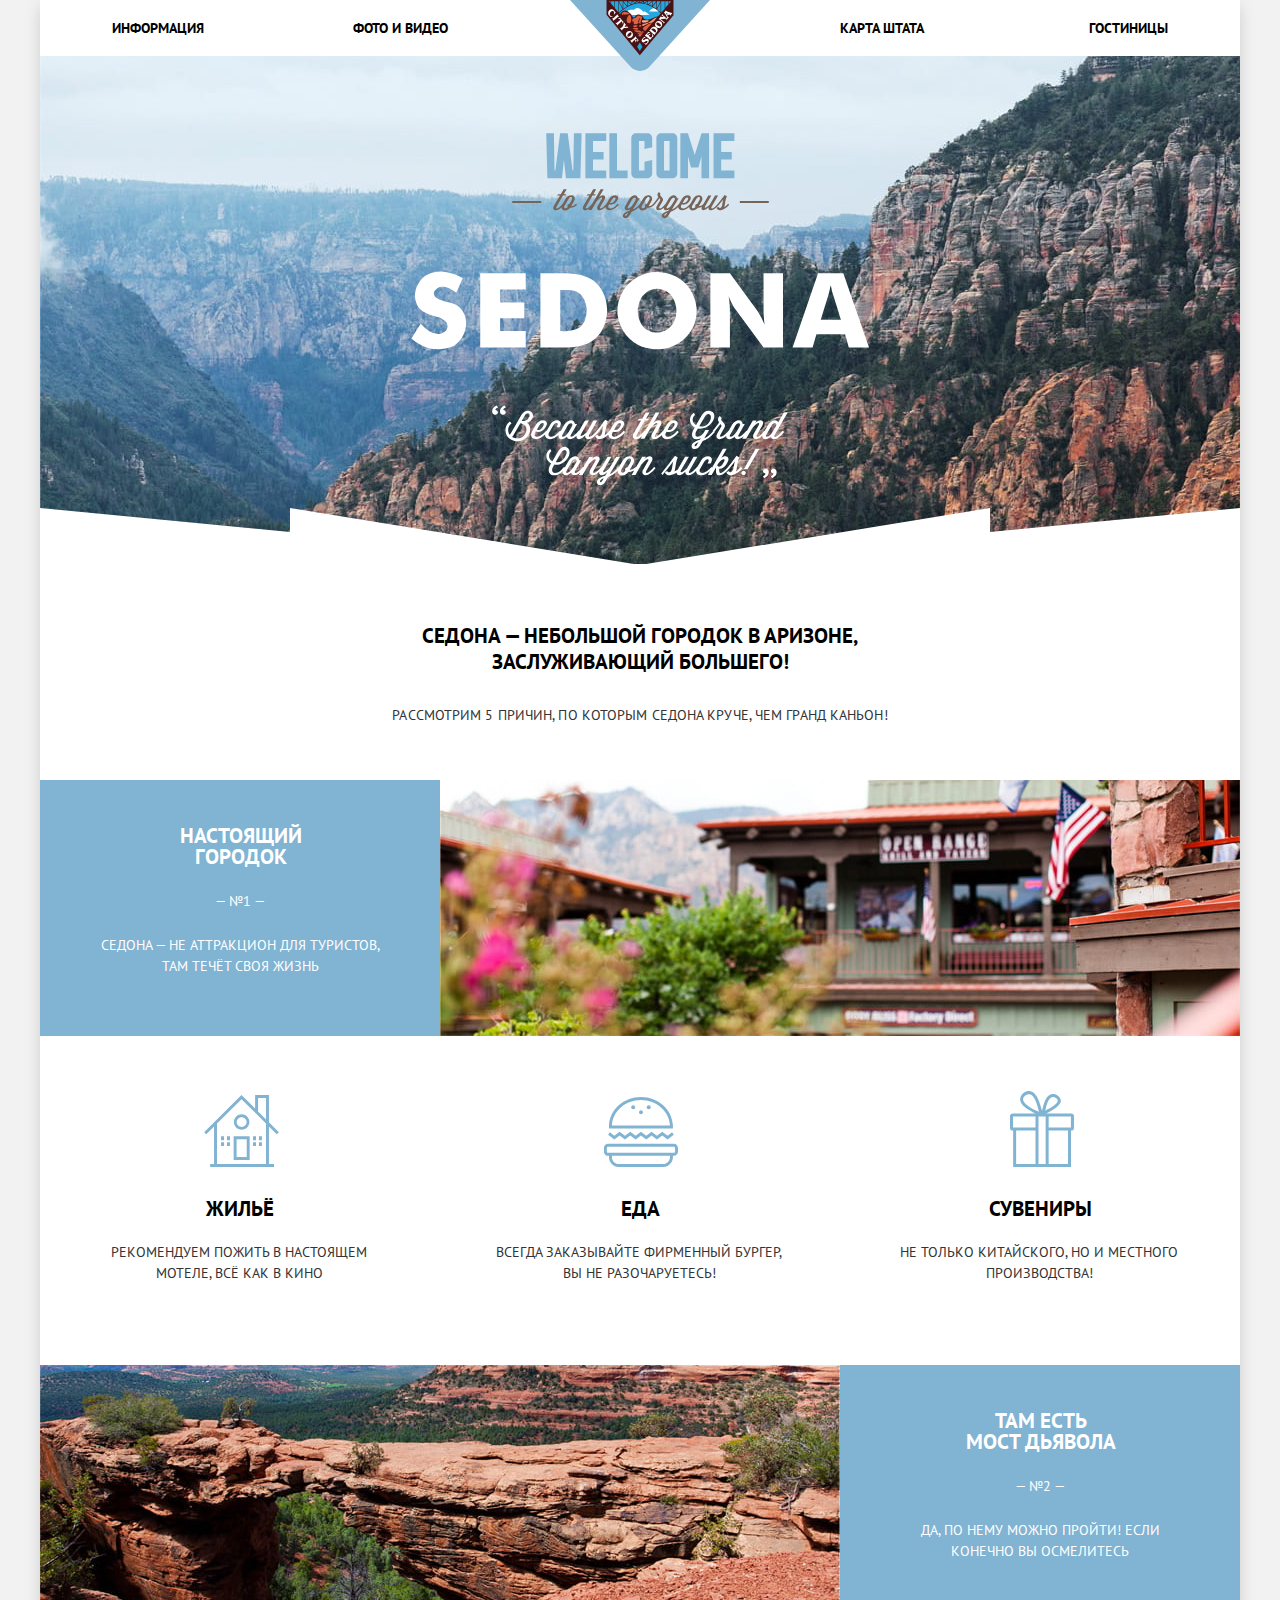
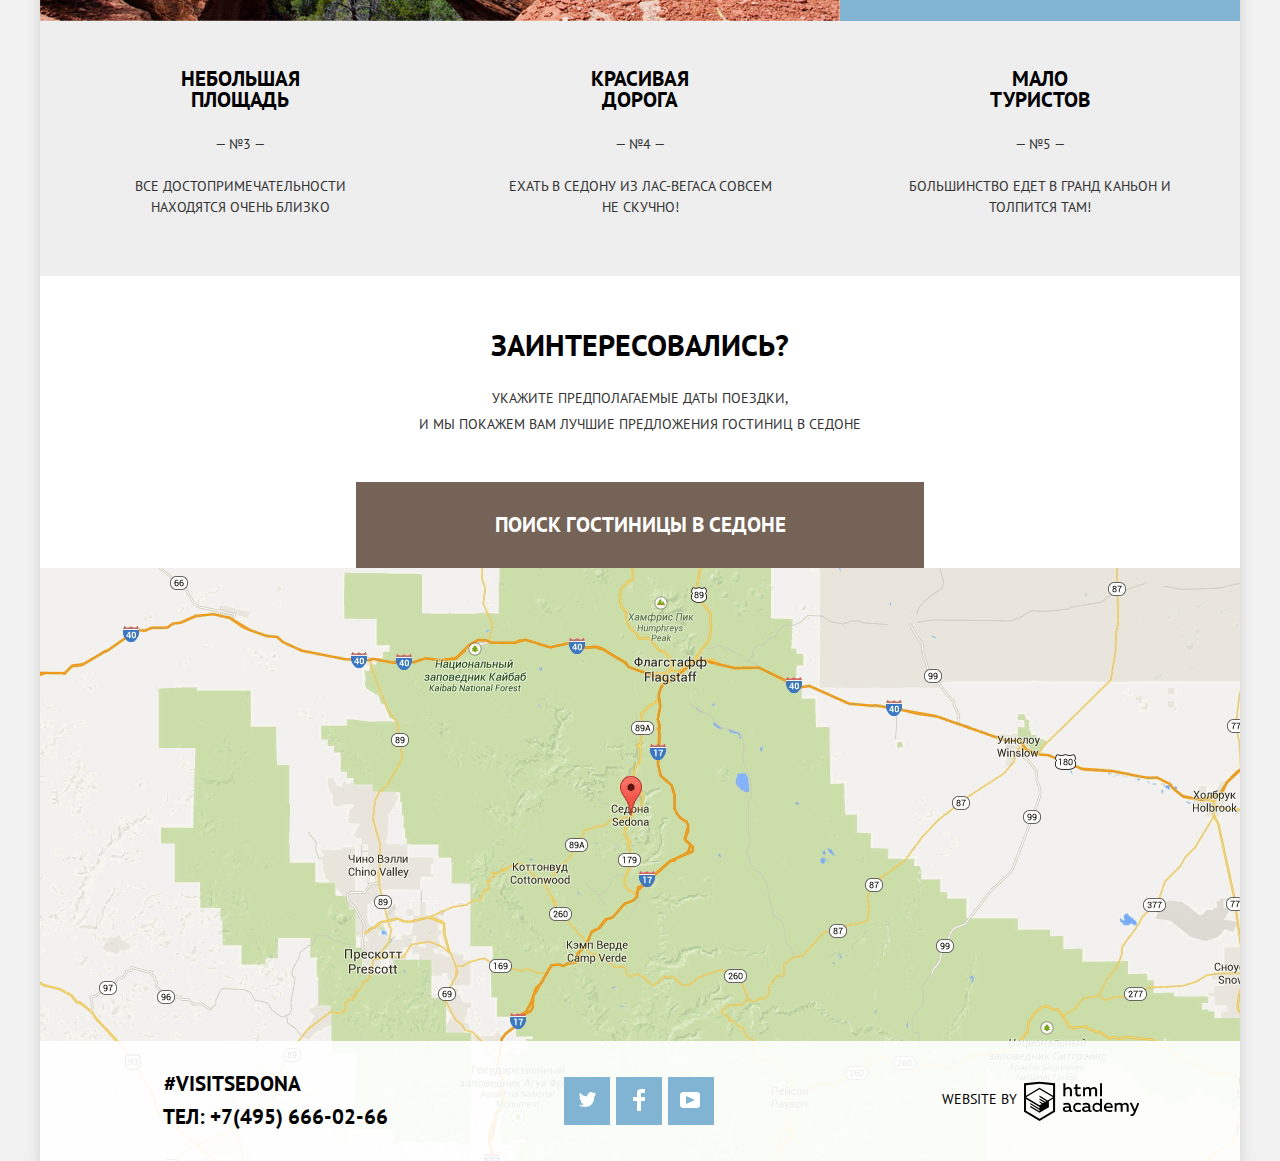
<file: index.html>
<!DOCTYPE html>
<html lang="ru">

<head>
  <meta charset="utf-8">
  <link href="https://fonts.googleapis.com/css?family=PT+Sans:400,700&display=swap&subset=cyrillic" rel="stylesheet">
  <link href="css/normalize.css" rel="stylesheet">
  <link href="css/styles.css" rel="stylesheet">
  <title>HTML Academy: Седона</title>
</head>

<body>
  <div class="content-wrapper content-wrapper-index">
    <header class="main-header">
      <nav class="main-navigation">
        <img class="main-header-logo" src="img/logo-sedona.svg" width="140" height="72" alt="Логотип города Седона">
        <ul class="site-navigation">
          <li class="nav-info"><a href="info.html">Информация</a></li>
          <li class="nav-gallery"><a href="gallery.html">Фото и видео</a></li>
          <li class="nav-map"><a href="#">Карта штата</a></li>
          <li class="nav-housing"><a href="hotels.html">Гостиницы</a></li>
        </ul>
      </nav>
    </header>

    <main class="index-page">

      <h1 class="visually-hidden">Добро пожаловать в Седону</h1>

      <div class="intro-picture">
        <img class="welcome-text-picture" src="img/intro-welcome.svg" width="459" height="353" alt="Стилизованный приветственный текст о Седоне">
      </div>

      <section>
        <h2 class="visually-hidden">Преимущества Седоны</h2>
        <p class="heading-regular slogan">
          Седона — небольшой городок в Аризоне, заслуживающий большего!
        </p>
        <p class="benefits-intro-text">
          Рассмотрим 5 причин, по которым Седона круче, чем Гранд Каньон!
        </p>
        <ul class="benefits-list">
          <li>
            <div class="benefits-item-wrapper">
              <div class="benefits-item blue-back">
                <h3 class="heading-regular heading-white benefit-heading">Настоящий городок</h3>
                <span>— №1 —</span>
                <p>Седона — не аттракцион для туристов, там течёт своя жизнь</p>
              </div>
              <img class="benefit-picture" src="img/feature-picture-1.jpg" width="800" height="256" alt="Фото с атмосферным видом города">
            </div>
            <ul class="features-list">
              <li class="features-item features-icon housing-icon">
                <h3 class="heading-regular">Жильё</h3>
                <p>Рекомендуем пожить в настоящем мотеле, всё как в кино</p>
              </li>
              <li class="features-item features-icon eat-icon">
                <h3 class="heading-regular">Еда</h3>
                <p>Всегда заказывайте фирменный бургер, вы не разочаруетесь!</p>
              </li>
              <li class="features-item features-icon souvenirs-icon">
                <h3 class="heading-regular">Сувениры</h3>
                <p>Не только китайского, но и местного производства!</p>
              </li>
            </ul>
          </li>
          <li>
            <div class="benefits-item-wrapper">
              <div class="benefits-item blue-back benefit-backward">
                <h3 class="heading-regular heading-white benefit-heading">Там есть<br> мост дьявола</h3>
                <span>— №2 —</span>
                <p>Да, по нему можно пройти! Если конечно вы осмелитесь</p>
              </div>
              <img class="benefit-picture" src="img/feature-picture-2.jpg" width="800" height="256" alt="Мост дьявола">
            </div>
          </li>
          <li class="benefits-item grey-back">
            <h3 class="heading-regular benefit-heading">Небольшая площадь</h3>
            <span>— №3 —</span>
            <p class="benefit-description">Все достопримечательности находятся очень близко</p>
          </li>
          <li class="benefits-item grey-back">
            <h3 class="heading-regular benefit-heading">Красивая<br> дорога</h3>
            <span>— №4 —</span>
            <p class="benefit-description">Ехать в Седону из Лас-Вегаса совсем не скучно!</p>
          </li>
          <li class="benefits-item grey-back">
            <h3 class="heading-regular benefit-heading">Мало туристов</h3>
            <span>— №5 —</span>
            <p class="benefit-description">Большинство едет в Гранд Каньон и толпится там!</p>
          </li>
        </ul>
      </section>

      <section class="search-section">
        <h2 class="visually-hidden">Поиск гостиниц в Седоне</h2>
        <p class="heading-huge">Заинтересовались?</p>
        <p class="search-intro-text">Укажите предполагаемые даты поездки,<br>
          и мы покажем вам лучшие предложения гостиниц в Седоне
        </p>
        <button class="button form-roll-button" type="button">Поиск гостиницы в Седоне</button>
        <div class="map-background">
          <iframe class="map-iframe"
            src="https://www.google.com/maps/embed?pb=!1m18!1m12!1m3!1d835528.4997674857!2d-112.13914827247582!3d35.11212404774219!2m3!1f0!2f0!3f0!3m2!1i1024!2i768!4f13.1!3m3!1m2!1s0x872da132f942b00d%3A0x5548c523fa6c8efd!2z0KHQtdC00L7QvdCwLCDQkNGA0LjQt9C-0L3QsCA4NjMzNiwg0KHQqNCQ!5e0!3m2!1sru!2sru!4v1583202994906!5m2!1sru!2sru"
            width="1200" height="593" frameborder="0" style="border:0;" allowfullscreen=""></iframe>
          <div class="hotel-search-form form-show">
            <form action="https://echo.htmlacademy.ru" method="post">
              <div class="form-items-wrapper">
                <div class="form-item checkin-input-container">
                  <label class="inputs-label" for="checkin-date">Дата заезда:</label>
                  <input class="hotel-search-input" type="text" id="checkin-date" name="check-in" value="24 апреля 2017">
                  <button type="button" class="input-calendar checkin-input-calendar" aria-label="Выбрать дату заезда">
                    <svg xmlns="http://www.w3.org/2000/svg" width="21" height="22" viewBox="0 0 21 22">
                      <path
                        d="M19.251 2.025h-2.845V.648c0-.381-.294-.689-.656-.689-.363 0-.656.308-.656.689v1.377h-3.938V.648c0-.381-.294-.689-.655-.689-.363 0-.657.308-.657.689v1.377H5.906V.648c0-.381-.294-.689-.656-.689-.363 0-.657.308-.657.689v1.377H1.75C.784 2.025 0 2.847 0 3.862v16.302C0 21.179.784 22 1.75 22h17.501c.966 0 1.749-.821 1.749-1.836V3.862c0-1.015-.783-1.837-1.749-1.837zm.437 18.139a.448.448 0 0 1-.437.459H1.75a.45.45 0 0 1-.438-.459V3.862a.45.45 0 0 1 .438-.459h2.844v1.378c0 .381.294.689.657.689.362 0 .656-.308.656-.689V3.403h3.938v1.378c0 .381.294.689.657.689.361 0 .655-.308.655-.689V3.403h3.938v1.378c0 .381.293.689.656.689.362 0 .656-.308.656-.689V3.403h2.845c.241 0 .437.206.437.459v16.302z">
                      </path>
                      <path
                        d="M4.594 8.225h2.625v2.066H4.594zM4.594 11.668h2.625v2.067H4.594zM4.594 15.112h2.625v2.066H4.594zM9.188 15.112h2.625v2.066H9.188zM9.188 11.668h2.625v2.067H9.188zM9.188 8.225h2.625v2.066H9.188zM13.781 15.112h2.625v2.066h-2.625zM13.781 11.668h2.625v2.067h-2.625zM13.781 8.225h2.625v2.066h-2.625z">
                      </path>
                    </svg>
                  </button>
                </div>
                <div class="form-item checkout-input-container">
                  <label class="inputs-label chekout-input-label" for="checkout-date">Дата выезда:</label>
                  <input class="hotel-search-input" type="text" id="checkout-date" name="check-out" value="4 июля 2017">
                  <button type="button" class="input-calendar checkout-input-calendar" aria-label="Выбрать дату выезда">
                    <svg xmlns="http://www.w3.org/2000/svg" width="21" height="22" viewBox="0 0 21 22">
                      <path
                        d="M19.251 2.025h-2.845V.648c0-.381-.294-.689-.656-.689-.363 0-.656.308-.656.689v1.377h-3.938V.648c0-.381-.294-.689-.655-.689-.363 0-.657.308-.657.689v1.377H5.906V.648c0-.381-.294-.689-.656-.689-.363 0-.657.308-.657.689v1.377H1.75C.784 2.025 0 2.847 0 3.862v16.302C0 21.179.784 22 1.75 22h17.501c.966 0 1.749-.821 1.749-1.836V3.862c0-1.015-.783-1.837-1.749-1.837zm.437 18.139a.448.448 0 0 1-.437.459H1.75a.45.45 0 0 1-.438-.459V3.862a.45.45 0 0 1 .438-.459h2.844v1.378c0 .381.294.689.657.689.362 0 .656-.308.656-.689V3.403h3.938v1.378c0 .381.294.689.657.689.361 0 .655-.308.655-.689V3.403h3.938v1.378c0 .381.293.689.656.689.362 0 .656-.308.656-.689V3.403h2.845c.241 0 .437.206.437.459v16.302z">
                      </path>
                      <path
                        d="M4.594 8.225h2.625v2.066H4.594zM4.594 11.668h2.625v2.067H4.594zM4.594 15.112h2.625v2.066H4.594zM9.188 15.112h2.625v2.066H9.188zM9.188 11.668h2.625v2.067H9.188zM9.188 8.225h2.625v2.066H9.188zM13.781 15.112h2.625v2.066h-2.625zM13.781 11.668h2.625v2.067h-2.625zM13.781 8.225h2.625v2.066h-2.625z">
                      </path>
                    </svg>
                  </button>
                </div>
                <div class="form-item grownups-input-container">
                  <label class="inputs-label grownups-input-label" for="grownups">Взрослые:</label>
                  <input class="hotel-search-input number-input" type="text" id="grownups" name="grownups-number" value="2">
                  <button type="button" class="input-less" aria-label="Уменьшить количество взрослых гостей">
                  </button>
                  <button type="button" class="input-more" aria-label="Увеличить количество взрослых гостей"></button>
                </div>
                <div class="form-item kids-input-container">
                  <label class="inputs-label kids-input-label" for="kids">Дети:</label>
                  <input class="hotel-search-input number-input" type="text" id="kids" name="kids-number" value="0">
                  <button type="button" class="input-less" aria-label="Уменьшить количество гостей детей">
                  </button>
                  <button type="button" class="input-more" aria-label="Увеличить количество гостей детей">
                  </button>
                </div>
              </div>
              <button class="button button-blue hotel-search-button" type="submit">Найти</button>
            </form>
          </div>
        </div>
      </section>
    </main>
    <div class="footer-wrapper">
      <footer class="main-footer main-footer-index">
        <div class="contacts contacts-index">
          <p class="contacts-hashtag">#VISITSEDONA</p>
          <p class="contacts-phone">ТЕЛ: <a class="phone" href="tel:84956660266">+7(495) 666-02-66</a></p>
        </div>
        <ul class="social-icons-list">
          <li>
            <a class="social-icon social-icon-twitter" href="https://twitter.com/">
              <p class="visually-hidden">Twitter</p>
            </a>
          </li>
          <li>
            <a class="social-icon social-icon-facebook" href="https://www.facebook.com/">
              <p class="visually-hidden">Facebook</p>
            </a>
          </li>
          <li>
            <a class="social-icon social-icon-youtube" href="https://www.youtube.com">
              <p class="visually-hidden">Youtube</p>
            </a>
          </li>
        </ul>
        <a class="copyright-block" href="https://htmlacademy.ru/intensive/htmlcss">
          <span class="copyright-span">Website By</span>
          <svg xmlns="http://www.w3.org/2000/svg" data-name="Layer 1" width="115" height="41" viewBox="0 0 113 39">
            <path fill="#00000"
              d="M46.84 28.22a2.07 2.07 0 0 0 .58-.11v1.4a3.41 3.41 0 0 1-1.24.22 1.75 1.75 0 0 1-1.75-1 5.08 5.08 0 0 1-3.3 1.13c-1.59 0-3.06-.87-3.06-2.68 0-2.24 2.08-2.93 3.9-2.93a11.63 11.63 0 0 1 2.28.26v-.31c0-1.09-.8-1.86-2.3-1.86a7.79 7.79 0 0 0-3.15.67v-1.79a10.72 10.72 0 0 1 3.35-.58c2.48 0 4 1.18 4 3.83v3.14a.57.57 0 0 0 .69.61zm-6.76-1.19a1.42 1.42 0 0 0 1.64 1.29 3.56 3.56 0 0 0 2.53-1v-1.51a10.21 10.21 0 0 0-1.9-.22c-1.1.01-2.27.35-2.27 1.45zM53.06 20.62a5.29 5.29 0 0 1 2.7.67v1.79a4.28 4.28 0 0 0-2.42-.73 2.89 2.89 0 1 0 0 5.76 5.26 5.26 0 0 0 2.55-.67v1.8a6.58 6.58 0 0 1-2.9.6 4.42 4.42 0 0 1-4.72-4.54 4.54 4.54 0 0 1 4.79-4.68zM65.84 28.22a2.07 2.07 0 0 0 .58-.11v1.4a3.41 3.41 0 0 1-1.24.22 1.75 1.75 0 0 1-1.75-1 5.08 5.08 0 0 1-3.3 1.13c-1.59 0-3.06-.87-3.06-2.68 0-2.24 2.08-2.93 3.9-2.93a11.63 11.63 0 0 1 2.28.26v-.31c0-1.09-.8-1.86-2.3-1.86a7.79 7.79 0 0 0-3.15.67v-1.79a10.72 10.72 0 0 1 3.35-.58c2.48 0 4 1.18 4 3.83v3.14a.57.57 0 0 0 .69.61zm-6.76-1.19a1.42 1.42 0 0 0 1.64 1.29 3.56 3.56 0 0 0 2.53-1v-1.51a10.21 10.21 0 0 0-1.9-.22c-1.11.01-2.27.35-2.27 1.45zM76.67 16.85v12.76h-1.76v-1.39a4.07 4.07 0 0 1-3.35 1.62 4.62 4.62 0 0 1 0-9.22 4 4 0 0 1 3.15 1.37v-5.14h2zm-4.76 5.48a2.9 2.9 0 0 0 0 5.8 3 3 0 0 0 2.79-1.84v-2.13a3.06 3.06 0 0 0-2.79-1.83zM82.99 20.62c3.48 0 4.68 2.81 4.12 5.34h-6.58c.22 1.57 1.75 2.22 3.35 2.22a6.41 6.41 0 0 0 2.77-.62v1.68a7.5 7.5 0 0 1-3.14.6c-2.68 0-5-1.53-5-4.61a4.39 4.39 0 0 1 4.48-4.61zm.09 1.62a2.39 2.39 0 0 0-2.57 2.26h4.85a2.06 2.06 0 0 0-2.28-2.26zM89.1 29.61v-8.75h1.73v1.09a4 4 0 0 1 2.92-1.33 3 3 0 0 1 2.73 1.4 4.33 4.33 0 0 1 3.06-1.4 3.21 3.21 0 0 1 3.32 3.52v5.47h-2V24.2a1.67 1.67 0 0 0-1.73-1.84 2.94 2.94 0 0 0-2.17 1.18V29.61h-2V24.2a1.67 1.67 0 0 0-1.73-1.84 3.11 3.11 0 0 0-2.32 1.35v5.91h-2zM111.47 20.86h2l-4.1 9.93c-.95 2.28-2.19 3-3.52 3a5 5 0 0 1-1.15-.15v-1.66a3 3 0 0 0 .89.13c.95 0 1.66-.67 2.17-2l.18-.44-4.16-8.82h2.13l3 6.6zM40.66 1.53v5a4 4 0 0 1 2.83-1.2A3.41 3.41 0 0 1 47.1 8.9v5.41h-2V9.15a1.9 1.9 0 0 0-2-2.1 3.08 3.08 0 0 0-2.44 1.46v5.8h-2V1.53h2zM52.43 2.42v3.12h3.17v1.71h-3.17v4c0 1.15.53 1.53 1.66 1.53a4.71 4.71 0 0 0 1.77-.35v1.68a7.14 7.14 0 0 1-2.35.38 2.68 2.68 0 0 1-3-2.88V7.23h-1.6V5.52h1.57V2.88zM58.1 14.29V5.54h1.73v1.09a4 4 0 0 1 2.92-1.33 3 3 0 0 1 2.73 1.4 4.33 4.33 0 0 1 3.06-1.4 3.21 3.21 0 0 1 3.32 3.52v5.47h-2V8.88a1.67 1.67 0 0 0-1.73-1.84 2.94 2.94 0 0 0-2.17 1.18V14.29h-2V8.88a1.67 1.67 0 0 0-1.73-1.84 3.11 3.11 0 0 0-2.32 1.35v5.91h-2zM74.72 1.52h1.95v12.76h-1.95zM15.44.02h-.16L0 1.62v28l15.28 9.09 15.28-9.09v-28zm13.12 28.45l-13.28 7.9L2 28.47V16.99l13.22 7.87v1.43l-9.07-5.4v1.38l9.11 5.47v1.46l-9.1-5.42v1.38l9.11 5.47 9.19-5.5V19.22l4.1-2.45v11.67zm0-13.16l-3.65 2.14-1.68 1-8-4.76v1.38l6.84 4.07h-.06l-.15.09-1 .57-5.64-3.36v1.38l4.45 2.65-1.05.7-3.36-2v1.38l2.21 1.3-2.25 1.35-13.16-7.82 13.17-7.92zm0-1.39L15.21 6.05l-13.2 7.86V3.41l13.28-1.39 13.28 1.39v10.51z" />
          </svg>
          <span class="visually-hidden">Логотип html academy</span>
        </a>
      </footer>
    </div>
  </div>
  <script src="js/form.js"></script>
</body>

</html>
</file>
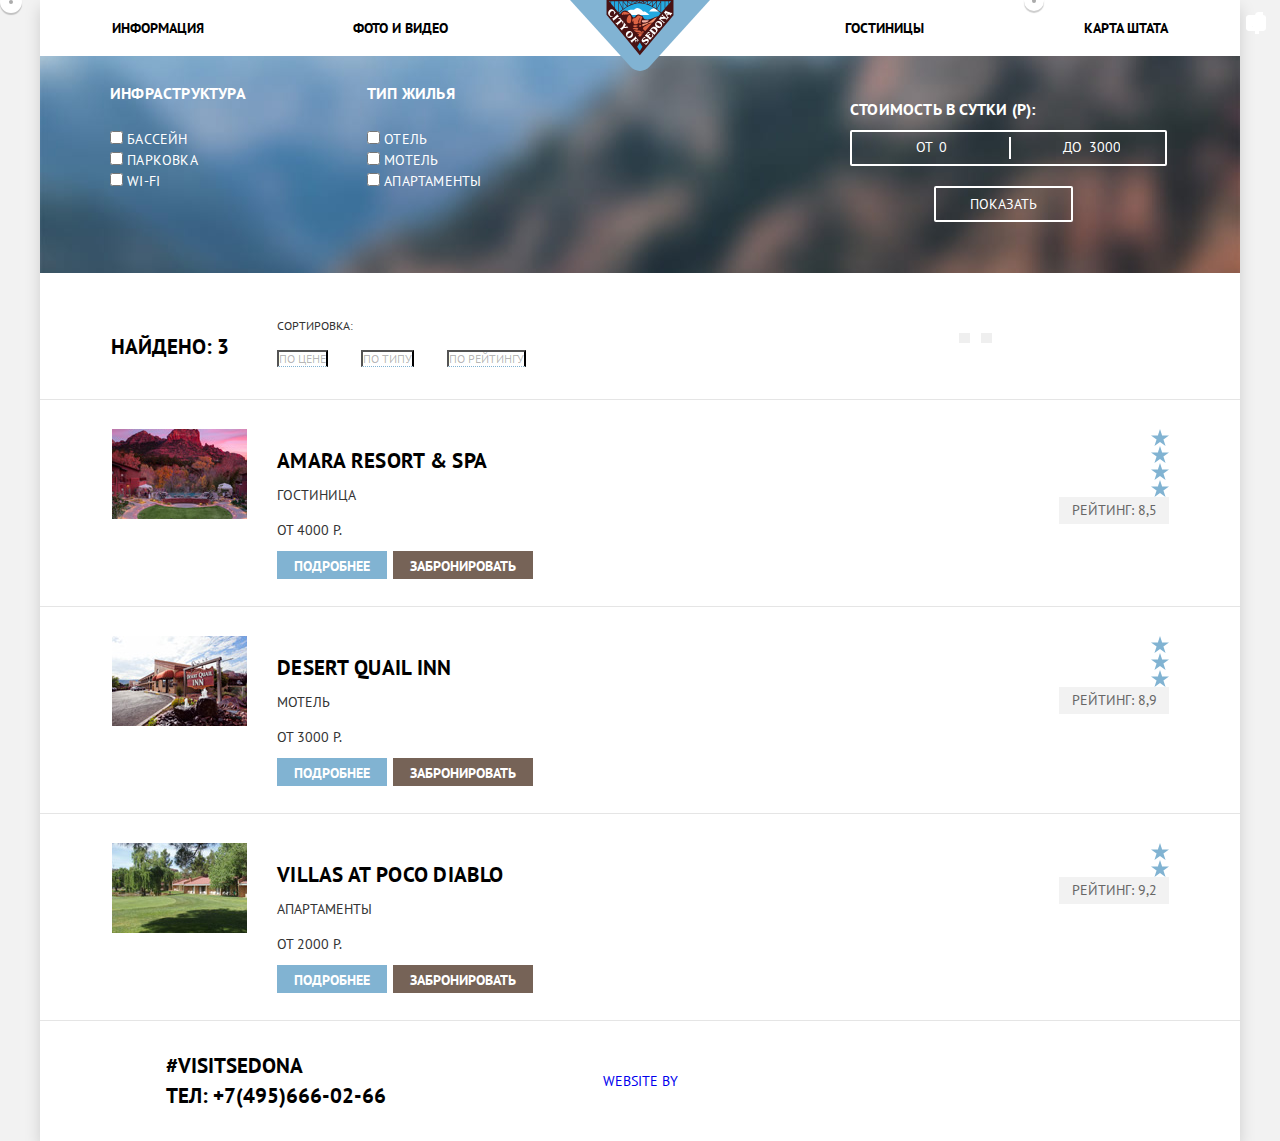
<file: hotels.html>
<!DOCTYPE html>
<html lang="ru">

<head>
  <meta charset="utf-8">
  <link href="https://fonts.googleapis.com/css?family=PT+Sans:400,700&display=swap&subset=cyrillic" rel="stylesheet">
  <link href="css/normalize.css" rel="stylesheet">
  <link href="css/styles.css" rel="stylesheet">
  <title>HTML Academy: Седона</title>
</head>

<body>
  <div class="content-wrapper content-wrapper-hotels">
    <header class="main-header">
      <nav class="main-navigation">
        <a href="index.html">
          <img class="main-header-logo" src="img/logo-sedona.svg" width="140" height="72" alt="Логотип города Седона">
        </a>
        <ul class="site-navigation">
          <li class="left-side-navigation"><a href="info.html">Информация</a></li>
          <li class="left-side-navigation"><a href="gallery.html">Фото и видео</a></li>
          <li class="right-side-navigation"><a href="#">Гостиницы</a></li>
          <li class="right-side-navigation"><a href="#">Карта штата</a></li>
        </ul>
      </nav>
    </header>
    <main class="hotel-page">

      <h1 class="visually-hidden">Поиск гостиниц в Седоне</h1>

      <section class="filter-section">
        <h2 class="visually-hidden">Фильтры</h2>
        <div class="background-blurred">
          <form class="filter-form" method="get" action="#">
            <fieldset class="infrastructure">
              <legend class="white-heading">Инфраструктура</legend>
              <ul class="filter-list">
                <li>
                  <input type="checkbox" id="filter-pool" name="pool">
                  <label for="filter-pool">Бассейн</label>
                </li>
                <li>
                  <input type="checkbox" id="filter-parking" name="parking">
                  <label for="filter-parking">Парковка</label>
                </li>
                <li>
                  <input type="checkbox" id="filter-wifi" name="wi-fi">
                  <label for="filter-wifi">Wi-Fi</label>
                </li>
              </ul>
            </fieldset>
            <fieldset class="housing-type">
              <legend class="white-heading">Тип жилья</legend>
              <ul class="filter-list">
                <li>
                  <input type="checkbox" id="filter-hotel" name="hotel">
                  <label for="filter-hotel">Отель</label>
                </li>
                <li>
                  <input type="checkbox" id="filter-motel" name="motel">
                  <label for="filter-motel">Мотель</label>
                </li>
                <li>
                  <input type="checkbox" id="filter-apartments" name="apartments">
                  <label for="filter-apartments">Апартаменты</label>
                </li>
              </ul>
            </fieldset>
            <div class="price-filter">
              <p class="white-heading price-filter-heading">Стоимость в сутки (р):</p>
              <div class="price-controls">
                <label class="price-from">от <input type="number" name="price-from" value="0"></label>
                <label class="price-to">До <input type="number" name="price-to" value="3000"></label>
              </div>
              <div class="scale">
                <div class="bar"></div>
              </div>
              <div class="range-toggle range-toggle-min"></div>
              <div class="range-toggle range-toggle-max"></div>
              <button class="white-border filter-show-button" type="submit">Показать</button>
            </div>
          </form>
        </div>
      </section>

      <section class="sorting-section">
        <p class="heading-regular result-heading">Найдено: 3</p>
        <div class="sorting-options">
          <p>Сортировка:</p>
          <ul class="sorting-options">
            <li>
              <button class="sort-button" type="button">По цене</button>
            </li>
            <li>
              <button class="sort-button" type="button">По типу</button>
            </li>
            <li>
              <button class="sort-button" type="button">По рейтингу</button>
            </li>
          </ul>
        </div>
        <div class="asc-desc-buttons">
          <button class="asc-button" type="button"></button>
          <button class="desc-button" type="button"></button>
        </div>
      </section>

      <section>
        <h2 class="visually-hidden">Список гостиниц</h2>
        <ul class="hotels-list">
          <li>
            <img class="housing-image" src="img/hotel-amara.jpg" width="135" height="90" alt="Фото гостиницы Amara Resort & SPA">
            <div class="result-item">
              <h3 class="heading-regular hotel-name">Amara Resort & SPA</h3>
              <p>Гостиница</p>
              <p>от 4000 Р.</p>
              <a class="button button-blue" href=" ">Подробнее</a>
              <a class="button" href=" ">Забронировать</a>
            </div>
            <div class="rating-block">
              <img src="img/star.svg" width="18" height="17" alt="Звезда рейтинга">
              <img src="img/star.svg" width="18" height="17" alt="Звезда рейтинга">
              <img src="img/star.svg" width="18" height="17" alt="Звезда рейтинга">
              <img src="img/star.svg" width="18" height="17" alt="Звезда рейтинга">
              <p class="rating-value">Рейтинг: 8,5</p>
            </div>
          </li>
          <li>
            <img class="housing-image" src="img/motel-desert-quail.jpg" width="135" height="90" alt="Фото мотеля Desert Quail Inn">
            <div class="result-item">
              <h3 class="heading-regular hotel-name">Desert Quail Inn</h3>
              <p>Мотель</p>
              <p>от 3000 Р.</p>
              <a class="button button-blue" href=" ">Подробнее</a>
              <a class="button" href=" ">Забронировать</a>
            </div>
            <div class="rating-block">
              <img src="img/star.svg" width="18" height="17" alt="Звезда рейтинга">
              <img src="img/star.svg" width="18" height="17" alt="Звезда рейтинга">
              <img src="img/star.svg" width="18" height="17" alt="Звезда рейтинга">
              <p class="rating-value">Рейтинг: 8,9</p>
            </div>
          </li>
          <li>
            <img class="housing-image" src="img/villas-poco-diablo.jpg" width="135" height="90" alt="Фото апартаментов Poco Diablo">
            <div class="result-item">
              <h3 class="heading-regular hotel-name">Villas at Poco Diablo</h3>
              <p>Апартаменты</p>
              <p>от 2000 Р.</p>
              <a class="button button-blue" href=" ">Подробнее</a>
              <a class="button" href=" ">Забронировать</a>
            </div>
            <div class="rating-block">
              <img src="img/star.svg" width="18" height="17" alt="Звезда рейтинга">
              <img src="img/star.svg" width="18" height="17" alt="Звезда рейтинга">
              <p class="rating-value">Рейтинг: 9,2</p>
            </div>
          </li>
        </ul>
      </section>
    </main>
    <footer class="main-footer">
      <p class="contacts">
        #VISITSEDONA<br>
        ТЕЛ: +7(495)666-02-66
      </p>
      <div class="social-icons-wrapper">
        <div class="social-icon-background">
          <a href="https://twitter.com/">
            <div class="social-icon-twitter">
              <p class="visually-hidden">Twitter</p>
            </div>
          </a>
        </div>
        <div class="social-icon-background">
          <a href="https://www.facebook.com/">
            <div class="social-icon-facebook">
              <p class="visually-hidden">Facebook</p>
            </div>
          </a>
        </div>
        <div class="social-icon-background">
          <a href="https://www.youtube.com">
            <div class="social-icon-youtube">
              <p class="visually-hidden">Youtube</p>
            </div>
          </a>
        </div>
      </div>
      <div class="copyright-block">
        <div>
          <a href="https://htmlacademy.ru/intensive/htmlcss">Website By</a>
        </div>
        <a class="htmlacademy-logo" href="https://htmlacademy.ru/intensive/htmlcss">
        </a>
      </div>
    </footer>
  </div>
</body>

</html>
</file>
<file: css/styles.css>
*,
*::before,
*::after {
  box-sizing: inherit;
}

html {
  box-sizing: border-box;
}

body {
  font-weight: 400;
  font-size: 14px;
  line-height: 21px;
  font-family: "PT Sans", "Arial", sans-serif;
  color: #333333;
  text-transform: uppercase;
  background-color: #f2f2f2;
}

a {
  text-decoration: none;
}

img {
  max-width: 100%;
  height: auto;
}

.visually-hidden {
  position: absolute;
  clip: rect(0 0 0 0);
  width: 1px;
  height: 1px;
  margin: -1px;
}

.content-wrapper {
  width: 1200px;
  margin: auto;
  background-color: #ffffff;
  box-shadow: 0 7px 15px 0 rgba(0, 1, 1, 0.15);
}

.content-wrapper-index {
  text-align: center;
}

.content-wrapper-hotels {
  text-align: left;
}

.main-navigation {
  position: relative;
  width: 1200px;
  padding: 0;
  font-weight: 700;
  color: #333333;
  line-height: 26px;
}

.main-header-logo {
  position: absolute;
  left: 50%;
  -webkit-transform: translateX(-50%);
  transform: translateX(-50%);
}

.site-navigation {
  display: flex;
  flex-wrap: wrap;
  align-items: center;
  width: 1200px;
  min-height: 56px;
  margin: 0;
  padding: 0;
  list-style: none;
}

.site-navigation>li {
  display: block;
  width: 239px;
  padding: 15px 0px;
  letter-spacing: normal;
  line-height: 26px;
}

.site-navigation li:nth-child(4n-3),
.site-navigation li:nth-child(4n-2) {
  text-align: left;
}

.site-navigation li:nth-child(4n+3),
.site-navigation li:nth-child(4n) {
  text-align: right;
}

.site-navigation li:nth-child(4n-3) {
  margin-left: 72px;
}

.site-navigation li:nth-child(4n-2) {
  margin-left: 2px;
  margin-right: auto;
}

.site-navigation li:nth-child(4n) {
  margin-left: 5px;
  margin-right: 72px
}

.site-navigation a {
  color: #000000;
}

.site-navigation a:hover,
.site-navigation a:focus {
  color: #81b3d2;
}

.site-navigation a:active {
  color: rgba(0, 0, 0, 0.3);
}

.site-navigation .current,
.site-navigation .current:hover,
.site-navigation .current:active {
  color: #766357;
}

.intro-picture {
  width: 1200px;
  height: 508px;
  margin-bottom: 59px;
  background:
    url("../img/intro-mask.svg") no-repeat 0px 452px,
    url("../img/background-photo.jpg") no-repeat 0px -83px;
  background-color: #908484;
}

.welcome-text-picture {
  margin-top: 77px;
}

.heading-regular {
  margin-bottom: 23px;
  font-weight: 700;
  font-size: 21px;
  color: #000000;
}

.slogan {
  width: 500px;
  margin: auto;
  margin-bottom: 30px;
  min-height: 48px;
  line-height: 26px;
}

.benefits-intro-text {
  width: 500px;
  margin: auto;
  margin-bottom: 54px;
  letter-spacing: 0.1px;
}

.benefits-item-wrapper {
  display: flex;
  justify-content: center;
  width: 1200px;
  min-height: 256px;
  background-color: #81b3d2;
}

.benefits-list {
  display: flex;
  flex-wrap: wrap;
  width: 1200px;
  padding: 0;
  list-style: none;
}

.benefits-item {
  width: 400px;
  padding-bottom: 15px;
}

.benefit-picture {
  width: 800px;
  height: 256px;
  margin: 0;
  padding: 0;
  background-color: #E29686;
}

.benefit-backward {
  order: 2;
}

.features-list {
  display: flex;
  flex-wrap: wrap;
  justify-content: space-around;
  width: 1200px;
  margin-top: 141px;
  margin-bottom: 67px;
  padding: 0;
  list-style: none;
}

.features-item {
  position: relative;
  width: 400px;
  padding: 0 54px;
}

.features-item p {
  width: 290px;
}

.features-icon::before {
  content: "";
}

.housing-icon::before {
  position: absolute;
  bottom: 108%;
  left: 41%;
  width: 75px;
  height: 72px;
  background: url("../img/housing-icon.svg") no-repeat;
}

.eat-icon::before {
  position: absolute;
  bottom: 108%;
  left: 41%;
  width: 74px;
  height: 70px;
  background: url("../img/eat-icon.svg") no-repeat;
}

.souvenirs-icon::before {
  position: absolute;
  bottom: 108%;
  left: 43%;
  -webkit-transform: translateX(-2px);
  transform: translateX(-2px);
  width: 64px;
  height: 76px;
  background: url("../img/souvenir-icon.svg") no-repeat;
}

.heading-white {
  font-weight: 700;
  color: #ffffff;
}

.heading-huge {
  width: 305px;
  margin: auto;
  margin-top: 51px;
  margin-bottom: 22px;
  font-weight: 700;
  font-size: 30px;
  line-height: 36px;
  text-align: center;
  color: #000000;
}

.blue-back {
  padding: 24px 48px;
  color: #ffffff;
  background-color: #81b3d2;
}

.blue-back h3 {
  width: 305px;
}

.grey-back {
  width: 400px;
  min-height: 255px;
  padding: 0 60px;
  padding-top: 26px;
  background-color: #eeeeee;
}

.grey-back h3 {
  width: 280px;
}

.benefit-heading {
  margin-bottom: 24px;
  padding: 0 61px;
}

.benefit-description {
  min-height: 80px;
  margin-top: 21px;
}

.blue-back p {
  margin-top: 23px;
}

.button {
  font: inherit;
  font-weight: 700;
  color: #ffffff;
  text-transform: uppercase;
  text-align: center;
  vertical-align: middle;
  background-color: #766357;
  border: none;
}

.button:hover {
  background-color: #604e43;
}

.button:active {
  color: rgba(255, 255, 255, 0.3);
  background-color: #503e33;
}

.button-blue {
  background-color: #81b3d2;
}

.button-blue:hover {
  background-color: #669ec0;
}

.button-blue:active {
  background-color: #5496bd;
}

.search-footer-wrapper {
  position: relative;
  width: 1200px;
}

.map-background {
  position: relative;
  width: 1200px;
  height: 593px;
  background-image: url("../img/map.png")
}

.search-intro-text {
  width: 463px;
  margin: auto;
  margin-bottom: 45px;
  line-height: 26px;
}

.form-roll-button {
  position: relative;
  z-index: 3;
  display: block;
  width: 568px;
  height: 86px;
  margin: auto;
  padding: 29px;
  font-weight: 700;
  font-size: 21px;
  line-height: 26px;
  cursor: pointer;
}

.form-show {
  -webkit-animation: fade-in-down 0.7s;
  animation: fade-in-down 0.7s;
}

.form-close {
  display: none;
}

.form-close-animated {
  -webkit-animation: fade-out-up 0.8s;
  animation: fade-out-up 0.8s;
  -webkit-animation-fill-mode: forwards;
  animation-fill-mode: forwards;
}

.form-error {
  -webkit-animation: shake 0.6s;
  animation: shake 0.6s;
}

.map-iframe {
  position: absolute;
  right: 0;
  z-index: 0;
  border: none;
}

@-webkit-keyframes fade-in-down {
  0% {
    opacity: 0;
    -webkit-transform: translate3d(0, -25%, 0);
    transform: translate3d(0, -25%, 0);
  }

  to {
    opacity: 1;
    -webkit-transform: translateZ(0);
    transform: translateZ(0);
  }
}

@keyframes fade-in-down {
  0% {
    opacity: 0;
    -webkit-transform: translate3d(0, -25%, 0);
    transform: translate3d(0, -25%, 0);
  }

  to {
    opacity: 1;
    -webkit-transform: translateZ(0);
    transform: translateZ(0);
  }
}

@-webkit-keyframes fade-out-up {
  0% {
    opacity: 1;
  }

  90% {
    opacity: 0;
    -webkit-transform: translate3d(0, -25%, 0);
    transform: translate3d(0, -25%, 0);
  }

  100% {
    -webkit-transform: translate3d(0, -1000%, 0);
    transform: translate3d(0, -1000%, 0);
  }
}

@keyframes fade-out-up {
  0% {
    opacity: 1;
  }

  90% {
    opacity: 0;
    -webkit-transform: translate3d(0, -25%, 0);
    transform: translate3d(0, -25%, 0);
  }

  100% {
    -webkit-transform: translate3d(0, -1000%, 0);
    transform: translate3d(0, -1000%, 0);
  }
}

@-webkit-keyframes shake {

  0%,
  100% {
    -webkit-transform: translateX(0);
    transform: translateX(0);
  }

  10%,
  30%,
  50%,
  70%,
  90% {
    -webkit-transform: translateX(-10px);
    transform: translateX(-10px);
  }

  20%,
  40%,
  60%,
  80% {
    -webkit-transform: translateX(10px);
    transform: translateX(10px);
  }
}

@keyframes shake {

  0%,
  100% {
    -webkit-transform: translateX(0);
    transform: translateX(0);
  }

  10%,
  30%,
  50%,
  70%,
  90% {
    -webkit-transform: translateX(-10px);
    transform: translateX(-10px);
  }

  20%,
  40%,
  60%,
  80% {
    -webkit-transform: translateX(10px);
    transform: translateX(10px);
  }
}

.hotel-search-form,
.hotel-search-input {
  font-weight: 700;
  font-size: 14px;
  line-height: 26px;
}

.hotel-search-input {
  box-sizing: border-box;
  width: 346px;
  height: 38px;
  padding: 0 37px;
  padding-left: 13px;
  text-transform: uppercase;
  background-color: #f2f2f2;
  border: solid 2px #f2f2f2;
}

.hotel-search-input::-ms-clear {
  display: none;
}

.hotel-search-input:hover {
  background-color: #ebebeb;
}

.hotel-search-input:focus {
  background-color: #ffffff;
  border: solid 2px #e5e5e5;
  outline: none;
}

.hotel-search-form {
  position: absolute;
  left: 316px;
  z-index: 2;
  width: 568px;
  min-height: 395px;
  box-sizing: border-box;
  margin: auto;
  padding-bottom: 56px;
  padding-top: 56px;
  padding-left: 51px;
  padding-right: 49px;
  letter-spacing: 0.6px;
  box-shadow: 0 7px 15px 0 rgba(0, 1, 1, 0.15);
  background-color: #ffffff;
  border: 1px;
}

.form-items-wrapper {
  display: flex;
  flex-wrap: wrap;
  width: 100%;
  color: #000000;
}

.form-item {
  display: flex;
  align-items: center;
  margin-bottom: 28px;
}

.checkin-input-container {
  position: relative;
}

.checkin-input-container>label {
  margin-right: 19px;
}

.checkout-input-container {
  position: relative;
}

.inputs-label {
  margin-right: 15px;
  margin-left: 2px;
}

.checkout-input-label {
  margin-right: 15px;
}

.input-calendar {
  position: absolute;
  right: 7px;
  top: 8px;
  width: 26px;
  height: 24px;
  padding: 0;
  background: none;
  border: none;
  cursor: pointer;
}

.input-calendar svg {
  position: absolute;
  top: 0;
  right: 2px;
  -webkit-transform: translateX(-2%);
  transform: translateX(-2%);
  width: 21px;
  height: 22px;
}

.input-calendar path {
  fill-opacity: 0.3;
}

.input-calendar:hover path,
.input-calendar:focus path {
  fill-opacity: 1;
}

.input-calendar:active path {
  fill-opacity: 1;
  fill: #669ec0;
}

.grownups-input-container {
  position: relative;
  display: inline-block;
  vertical-align: top;
  margin-right: 36px;
  margin-bottom: 55px;
}

.kids-input-container {
  position: relative;
  display: inline-block;
  vertical-align: top;
}

.kids-input-label {
  margin-left: 15px;
  margin-right: 23px;
}

.grownups-input-label {
  margin-right: 33px;
}

.number-input {
  width: 114px;
  padding-top: 2px;
  padding-left: 53px;
}

.input-less, .input-more {
  position: absolute;
  width: 20px;
  height: 20px;
  padding: 0;
  background: none;
  border: none;
  cursor: pointer;
}

.input-less {
  top: 9px;
  right: 79px;
}

.input-more {
  top: 9px;
  right: 13px;
}

.input-less::before,
.input-more::before,
.input-more::after {
  content: "";
  position: absolute;
  top: 9px;
  right: 10px;
  width: 11px;
  height: 3px;
  background-color: #ababab;
}

.input-more::before,
.input-more::after {
  top: 9px;
  right: 1px;
  width: 11px;
  height: 3px;
}

.input-more::after {
  -webkit-transform: rotate(90deg);
  transform: rotate(90deg);
}

.input-less:hover:before,
.input-more:hover::before,
.input-more:hover::after {
  background-color: #000000;
}

.input-less:focus:before,
.input-more:focus::before,
.input-more:focus::after {
  background-color: #000000;
}

.input-less:active:before,
.input-more:active::before,
.input-more:active::after {
  background-color: #81b3d2;
}

.hotel-search-button {
  width: 458px;
  height: 58px;
  font-weight: 700;
  font-size: 21px;
  line-height: 26px;
}

.background-blurred {
  box-sizing: border-box;
  width: 1200px;
  min-height: 217px;
  letter-spacing: 0.2px;
  background:
    url("../img/filter-background.jpg") no-repeat center;
  background-color: #908484;
}

.filter-form {
  display: flex;
  width: 1200px;
  min-height: 217px;
  margin: auto;
  font-size: 14px;
}

.infrastructure,
.housing-type,
.price-filter {
  margin: 0;
  margin-top: 27px;
  padding: 0;
  border: 0;
}

.range-controls {
  position: relative;
  margin-bottom: 32px;
}

.range-controls .scale {
  height: 2px;
  background: rgba(255, 255, 255, 0.3);
}

.range-controls .bar {
  width: 80%;
  height: 2px;
  background: #ffffff;
}

.range-toggle {
  position: absolute;
  top: -9px;
  box-sizing: content-box;
  width: 4px;
  height: 4px;
  padding: 0;
  background: #ababab;
  box-shadow: 0 2px 1px 0 rgba(0, 1, 1, 0.2);
  border: 8px solid #ffffff;
  border-radius: 50%;
  cursor: pointer;
}

.range-toggle:hover {
  border: 9px solid #ffffff;
}

.range-toggle-min {
  left: 0;
}

.range-toggle-max {
  left: 80%;
}

.infrastructure {
  width: 139px;
  margin-right: 118px;
  margin-left: 70px;
}

.infrastructure legend,
.housing-type legend {
  margin-bottom: 25px;
}

.white-heading {
  font-weight: 700;
  font-size: 16px;
  letter-spacing: 0.2px;
}

.housing-type {
  width: 137px;
  letter-spacing: 0.2px;
}

.filter-option {
  margin-bottom: 25px;
  margin-left: 41px;
}

.filter-option label {
  position: relative;
  display: block;
  cursor: pointer;
  -webkit-user-select: none;
  -moz-user-select: none;
  -ms-user-select: none;
  user-select: none;
}

.filter-option-checkbox+label::before {
  content: "";
  position: absolute;
  right: 110px;
  width: 27px;
  height: 23px;
  background: url("../img/checkbox-off.svg") no-repeat;
}

.filter-option-checkbox:focus+label::before {
  outline: thin dotted;
  outline: 5px auto -webkit-focus-ring-color;
  outline-offset: -2px;
}

.filter-option-checkbox:checked+label::before {
  background: url("../img/checkbox-on.svg") no-repeat;
}

.filter-option-checkbox:disabled+label::before {
  background: url("../img/checkbox-disabled-off.svg") no-repeat;
}

.filter-option-checkbox:checked:disabled+label::before {
  background: url("../img/checkbox-disabled-on.svg") no-repeat;
}

.price-filter {
  width: 317px;
  margin-left: 346px;
}

.price-filter-heading {
  margin-bottom: 10px;
}

.price-controls {
  position: relative;
  height: 36px;
  margin-bottom: 20px;
  font-size: 0;
  border: 2px solid #ffffff;
  border-radius: 2px;
}

.price-controls::after {
  content: "";
  position: absolute;
  right: 49%;
  top: 50%;
  -webkit-transform: translate(-50%, -50%);
  transform: translate(-50%, -50%);
  width: 2px;
  height: 22px;
  background: #ffffff;
}

.price-controls label {
  display: inline-block;
  vertical-align: top;
  font-size: 14px;
  line-height: 28px;
  cursor: pointer;
}

.price-from,
.price-to {
  width: 155px;
  padding-left: 64px;
}

.price-to {
  padding-left: 56px;
}

.price-controls input {
  width: 50px;
  margin: 0;
  font: inherit;
  color: inherit;
  background: none;
  border: none;
}

.filter-section {
  margin: auto;
  color: #ffffff;
}

.white-border {
  border: 1px;
  border-color: white;
}

.sorting-section {
  display: flex;
  align-items: center;
  width: 1200px;
  min-height: 86px;
  padding: 30px 0px;
}

.sorting-section {
  font-size: 12px;
}

.result-heading {
  width: 160px;
  margin-right: 6px;
  margin-bottom: 0;
  margin-left: 71px;
}

.filter-show-button {
  margin: 0 84px;
  padding: 8px 34px;
  color: inherit;
  text-transform: uppercase;
  background-color: transparent;
  border: 2px solid #ffffff;
  border-radius: 2px;
  cursor: pointer;
}

.filter-show-button:hover {
  color: #000000;
  background-color: #ffffff;
}

.sort-button {
  padding: 0;
  color: rgba(0, 0, 0, 0.3);
  text-transform: uppercase;
  background: none;
  border-bottom: dotted;
  border-bottom-color: #81b3d2;
  border-bottom-width: 1px;
  cursor: pointer;
}

.sort-button:hover {
  color: rgba(129, 179, 210, 1);
}

.sort-button:active {
  color: rgba(0, 0, 0, 1);
  border: 0;
}

.sort-button.current {
  color: rgba(129, 179, 210, 1);
  border: 0;
}

.asc-desc-buttons {
  margin-top: 5px;
}

.desc-button, .asc-button {
  display: inline-block;
  vertical-align: baseline;
  width: 11px;
  height: 10px;
  margin: 0;
  padding: 0;
  border: 0;
  cursor: pointer;
}

.asc-button {
  margin-right: 8px;
}

.desc-button {
  margin-top: 1px;
}

.asc-button:hover path {
  fill: #000000;
}

.desc-button:hover path {
  fill: #000000;
}

.asc-button:active path {
  fill: #81b3d2;
}

.desc-button:active path {
  fill: #81b3d2;
}

.asc-button.current path {
  fill: #81b3d2;
}

.desc-button.current path {
  fill: #81b3d2;
}

.sorting-options,
.sorting-options-wrapper {
  display: flex;
  align-items: center;
  margin: 0;
  margin-right: 62px;
  padding: 0;
  list-style: none;
}

.sorting-options-wrapper p {
  margin: 0;
  margin-right: 39px;
}

.sorting-options {
  flex-wrap: wrap;
  width: 620px;
}

.sorting-options li {
  margin-right: 33px;
}

.hotels-list {
  padding: 0;
  font-size: 14px;
  line-height: 21px;
  list-style: none;
}

.hotels-list {
  width: 1200px;
  margin: 0;
}

.hotels-list li {
  display: flex;
  padding: 29px 72px;
  padding-right: 71px;
  border-bottom: 1px solid #e5e5e5;
}

.hotels-list li:first-child {
  border-top: 1px solid #e5e5e5;
}

.housing-image {
  width: 135px;
  height: 90px;
  margin-right: 30px;
}

.hotel-name {
  display: block;
  max-width: 400px;
  margin-bottom: 8px;
  letter-spacing: 0.3px;
}

.hotel-name:hover,
.hotel-name:focus {
  color: #81b3d2;
}

.hotel-name:active {
  color: #000000;
  opacity: 0.3;
}

.item-specs {
  display: flex;
  justify-content: space-between;
  margin-bottom: 17px;
  width: 182px;
}

.item-type, .item-price {
  margin-top: 0;
  margin-bottom: 0;
}

.rating-block {
  display: flex;
  flex-direction: column;
  align-items: flex-end;
  margin-left: auto;
}

.rating-stars-container {
  margin-bottom: 44px;
}

.rating-star {
  display: inline-block;
  vertical-align: top;
  width: 18px;
  height: 17px;
  padding-left: 20px;
  background: url("../img/star.svg") no-repeat;
}

.result-item {
  font-size: 14px;
  line-height: 21px;
}

.result-item a.button {
  margin-right: 2px;
  padding: 0 17px;
  padding-top: 6px;
  padding-bottom: 4px;
}

.rating-value {
  width: 110px;
  height: 27px;
  margin: 0;
  padding: 3px;
  color: #666666;
  text-align: center;
  vertical-align: middle;
  background-color: #f2f2f2;
}

.filter-list {
  margin: 0;
  padding: 0;
  list-style: none;
}

.footer-wrapper {
  position: relative;
}

.main-footer {
  display: flex;
  align-items: center;
  width: 1200px;
  height: 120px;
}

.main-footer-index {
  position: absolute;
  top: -120px;
  z-index: 1;
  background-color: rgba(255, 255, 255, 0.9);
}

.contacts {
  display: flex;
  flex-direction: column;
  align-items: center;
  width: 400px;
  padding-left: 71px;
  font-weight: 700;
  font-size: 21px;
  line-height: 30px;
  color: #000000;
}

.contacts-hotels {
  padding-left: 81px;
}

.contacts-hashtag {
  padding-right: 87px;
}

.contacts-hashtag,
.contacts-phone {
  margin-top: 1px;
  margin-bottom: 2px;
}

.phone {
  color: inherit;
}

.social-icons-list {
  display: flex;
  justify-content: center;
  flex-wrap: wrap;
  width: 400px;
  padding: 0;
  list-style: none;
}

.social-icon {
  position: relative;
  display: block;
  width: 46px;
  height: 48px;
  margin-top: 2px;
  margin-right: 4px;
  margin-bottom: 2px;
  margin-left: 2px;
  background-color: #81b3d2;
}

.social-icon:hover {
  background-color: #669ec0;
}

.social-icon:active {
  background-color: #5496bd;
}

.social-icon-twitter::before {
  position: absolute;
  top: 15px;
  right: 14px;
  content: "";
  width: 17px;
  height: 15px;
  background: url("../img/tw-icon.svg") no-repeat center center / 17px 15px;
}

.social-icon-twitter:active::before {
  opacity: 0.3;
}

.social-icon-facebook::before {
  position: absolute;
  top: 12px;
  right: 17px;
  content: "";
  width: 12px;
  height: 22px;
  background:
    url("../img/fb-icon.svg") no-repeat center center / 12px 22px;
}

.social-icon-facebook:active::before {
  opacity: 0.3;
}

.social-icon-youtube::before {
  position: absolute;
  top: 15px;
  right: 14px;
  content: "";
  width: 20px;
  height: 16px;
  background:
    url("../img/youtube-icon.svg") no-repeat center center / 20px 16px;
}

.social-icon-youtube:active::before {
  opacity: 0.3;
}

.copyright-block {
  position: relative;
  display: flex;
  justify-content: center;
  width: 400px;
  font-size: 14px;
  line-height: 26px;
}

.copyright-block-hotels svg {
  padding-bottom: 2px;
  padding-left: 3px;
}

.copyright-logo {
  padding-bottom: 2px;
  padding-left: 3px;
}

.copyright-span {
  padding-top: 5px;
  padding-right: 7px;
  color: #000000;
}

.copyright-block:hover path {
  fill: #81b3d2;
}

.copyright-block:active path {
  fill: #bdbbbc;
}
</file>
